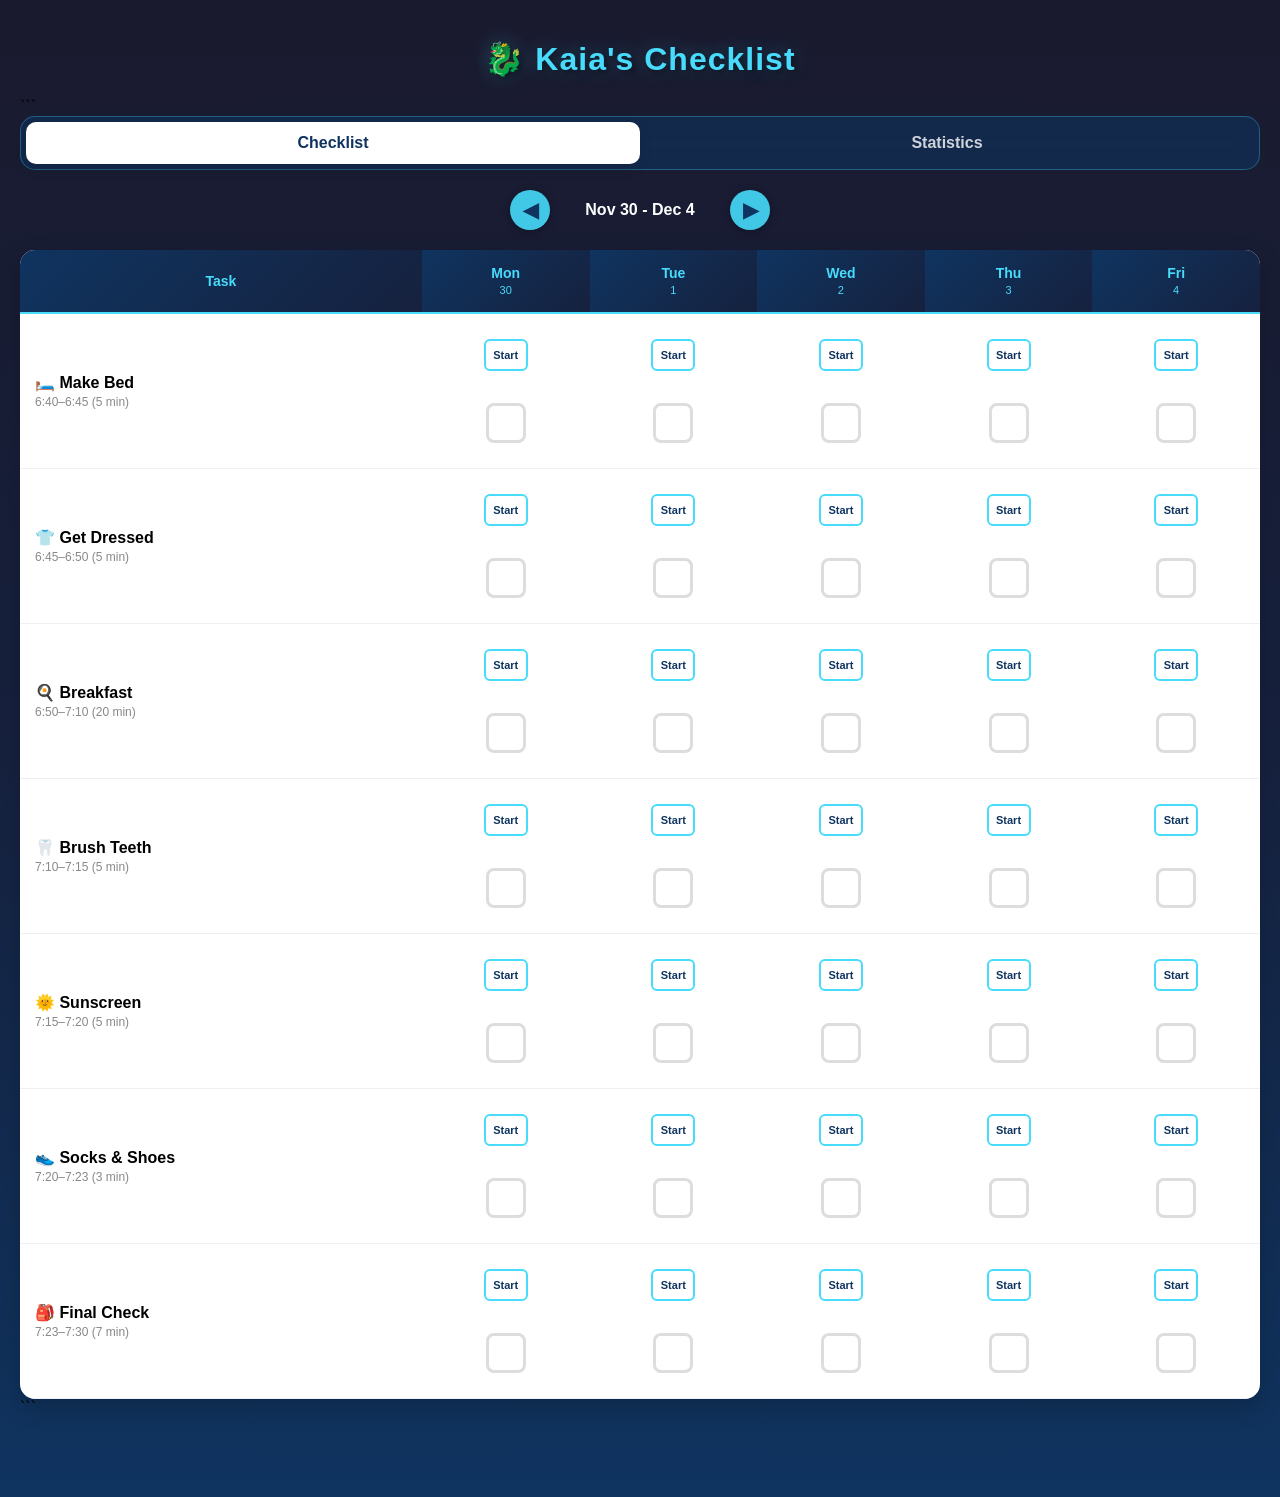
<file: index.html>
<!DOCTYPE html>

<html lang="en" style="background: #0f3460;">
<head>
<meta charset="UTF-8">
<meta name="viewport" content="width=device-width, initial-scale=1.0, maximum-scale=1.0, user-scalable=no">
<meta name="apple-mobile-web-app-capable" content="yes">
<meta name="apple-mobile-web-app-status-bar-style" content="black-translucent">
<title>Kaia's Dragon Race</title>
<style>
    * {
        box-sizing: border-box;
        -webkit-tap-highlight-color: transparent;
    }

```
html {
    background: #0f3460 !important;
}

body {
    font-family: -apple-system, BlinkMacSystemFont, "Segoe UI", Arial, sans-serif;
    padding: 0;
    margin: 0;
    background: #0f3460 !important;
    background: linear-gradient(180deg, #1a1a2e 0%, #16213e 50%, #0f3460 100%) !important;
    min-height: 100vh;
    background-attachment: fixed;
}

.container {
    max-width: 100%;
    margin: 0;
    padding: 20px;
    padding-bottom: 80px;
}

h1 {
    text-align: center;
    font-size: 32px;
    color: #48dbfb;
    margin: 20px 0;
    text-shadow: 3px 3px 6px rgba(0,0,0,0.5), 0 0 20px rgba(72, 219, 251, 0.3);
    font-weight: 800;
    letter-spacing: 1px;
}

.nav-tabs {
    display: flex;
    background: rgba(15, 52, 96, 0.6);
    border-radius: 15px;
    padding: 5px;
    margin-bottom: 20px;
    backdrop-filter: blur(10px);
    border: 1px solid rgba(72, 219, 251, 0.3);
}

.nav-tab {
    flex: 1;
    padding: 12px;
    text-align: center;
    border-radius: 10px;
    color: rgba(255, 255, 255, 0.8);
    font-weight: 600;
    cursor: pointer;
    transition: all 0.3s;
    border: none;
    background: transparent;
    font-size: 16px;
}

.nav-tab.active {
    background: white;
    color: #0f3460;
    box-shadow: 0 4px 12px rgba(0,0,0,0.15);
}

.tab-content {
    display: none;
}

.tab-content.active {
    display: block;
}

.week-selector {
    display: flex;
    justify-content: center;
    align-items: center;
    margin-bottom: 20px;
    gap: 15px;
}

.week-selector button {
    background: rgba(72, 219, 251, 0.9);
    border: none;
    border-radius: 50%;
    width: 40px;
    height: 40px;
    font-size: 20px;
    cursor: pointer;
    box-shadow: 0 2px 8px rgba(0,0,0,0.3);
    display: flex;
    align-items: center;
    justify-content: center;
    color: #0f3460;
    font-weight: bold;
}

.week-selector span {
    color: white;
    font-weight: 600;
    font-size: 16px;
    min-width: 150px;
    text-align: center;
}

table {
    width: 100%;
    border-collapse: collapse;
    background: white;
    border-radius: 15px;
    overflow: hidden;
    box-shadow: 0 8px 24px rgba(0,0,0,0.2);
}

td, th {
    padding: 15px 8px;
    border-bottom: 1px solid #f0f0f0;
    text-align: center;
}

th {
    background: linear-gradient(135deg, #0f3460 0%, #16213e 100%);
    color: #48dbfb;
    font-weight: 600;
    font-size: 14px;
    border-bottom: 2px solid #48dbfb;
}

.task {
    text-align: left;
    font-weight: 600;
    font-size: 16px;
    padding-left: 15px;
}

.task small {
    display: block;
    color: #888;
    font-weight: 400;
    margin-top: 3px;
    font-size: 12px;
}

.task-cell {
    display: flex;
    flex-direction: column;
    align-items: center;
    gap: 8px;
    padding: 10px 4px;
}

.timer-btn {
    width: 44px;
    height: 32px;
    border: 2px solid #48dbfb;
    border-radius: 6px;
    background: white;
    color: #0f3460;
    font-size: 11px;
    font-weight: 600;
    cursor: pointer;
    transition: all 0.2s;
    display: flex;
    align-items: center;
    justify-content: center;
}

.timer-btn:active {
    transform: scale(0.95);
}

.timer-btn.running {
    background: #48dbfb;
    color: white;
    border-color: #48dbfb;
    box-shadow: 0 0 15px rgba(72, 219, 251, 0.5);
}

.timer-btn.finished {
    background: #4CAF50;
    color: white;
    border-color: #4CAF50;
    animation: pulse 1s infinite;
}

@keyframes pulse {
    0%, 100% { opacity: 1; }
    50% { opacity: 0.6; }
}

.timer-display {
    font-size: 11px;
    font-weight: 600;
    color: #48dbfb;
    min-height: 16px;
}

.box {
    width: 40px;
    height: 40px;
    border: 3px solid #ddd;
    border-radius: 8px;
    cursor: pointer;
    font-size: 28px;
    user-select: none;
    display: inline-flex;
    align-items: center;
    justify-content: center;
    transition: all 0.2s;
    background: white;
}

.box:active {
    transform: scale(0.95);
}

.checked {
    background: #4CAF50;
    border-color: #4CAF50;
    color: white;
}

.stats-container {
    background: white;
    border-radius: 15px;
    padding: 20px;
    box-shadow: 0 8px 24px rgba(0,0,0,0.2);
}

.stat-card {
    background: linear-gradient(135deg, #0f3460 0%, #16213e 100%);
    border-radius: 12px;
    padding: 20px;
    margin-bottom: 15px;
    color: white;
    border: 2px solid rgba(72, 219, 251, 0.3);
    box-shadow: 0 4px 15px rgba(0,0,0,0.4);
}

.stat-card h3 {
    margin: 0 0 10px 0;
    font-size: 18px;
    opacity: 0.9;
}

.stat-number {
    font-size: 36px;
    font-weight: bold;
    margin: 10px 0;
}

.stat-detail {
    font-size: 14px;
    opacity: 0.9;
}

.progress-bar {
    background: rgba(255,255,255,0.3);
    height: 8px;
    border-radius: 4px;
    margin-top: 10px;
    overflow: hidden;
}

.progress-fill {
    background: white;
    height: 100%;
    border-radius: 4px;
    transition: width 0.3s;
}

.task-breakdown {
    margin-top: 20px;
}

.task-stat {
    display: flex;
    justify-content: space-between;
    align-items: center;
    padding: 12px;
    background: #f8f9fa;
    margin-bottom: 8px;
    border-radius: 8px;
}

.task-stat-name {
    font-weight: 600;
    font-size: 14px;
}

.task-stat-count {
    font-weight: bold;
    color: #48dbfb;
    font-size: 16px;
}

.task-record-item {
    background: white;
    border: 2px solid #f0f0f0;
    border-radius: 12px;
    padding: 15px;
    margin-bottom: 12px;
}

.task-record-header {
    display: flex;
    justify-content: space-between;
    align-items: center;
    margin-bottom: 10px;
}

.task-record-name {
    font-weight: 600;
    font-size: 16px;
    color: #333;
}

.task-record-stats {
    display: grid;
    grid-template-columns: 1fr 1fr 1fr;
    gap: 10px;
    margin-top: 10px;
}

.record-stat {
    text-align: center;
    padding: 8px;
    background: #f8f9fa;
    border-radius: 8px;
}

.record-stat-label {
    font-size: 11px;
    color: #666;
    text-transform: uppercase;
    font-weight: 600;
    margin-bottom: 4px;
}

.record-stat-value {
    font-size: 18px;
    font-weight: bold;
    color: #48dbfb;
}

.record-stat-value.best {
    color: #2ed573;
}

.record-badge {
    display: inline-block;
    padding: 4px 10px;
    border-radius: 12px;
    font-size: 11px;
    font-weight: 600;
    margin-left: 8px;
}

.record-badge.new-record {
    background: #f5576c;
    color: white;
    animation: badgePulse 2s infinite;
}

.record-badge.faster {
    background: #4CAF50;
    color: white;
}

.record-badge.slower {
    background: #ff9800;
    color: white;
}

@keyframes badgePulse {
    0%, 100% { transform: scale(1); }
    50% { transform: scale(1.1); }
}

.last-time-display {
    font-size: 12px;
    color: #666;
    margin-top: 5px;
}

.timer-overlay {
    position: fixed;
    top: 0;
    left: 0;
    width: 100%;
    height: 100%;
    background: linear-gradient(135deg, #0f3460 0%, #1a1a2e 100%);
    display: none;
    align-items: center;
    justify-content: center;
    z-index: 1000;
    flex-direction: column;
    padding: 20px;
}

.timer-overlay.active {
    display: flex;
}

.timer-overlay.minimized {
    width: 120px;
    height: 120px;
    top: 20px;
    right: 20px;
    left: auto;
    border-radius: 20px;
    box-shadow: 0 8px 24px rgba(0,0,0,0.3);
    padding: 10px;
}

.timer-overlay.minimized .timer-task-name {
    font-size: 12px;
    margin-bottom: 5px;
}

.timer-overlay.minimized .timer-big-display {
    font-size: 28px;
}

.timer-overlay.minimized .timer-controls {
    flex-direction: column;
    gap: 5px;
}

.timer-overlay.minimized .timer-control-btn {
    padding: 8px 12px;
    font-size: 12px;
}

.timer-task-name {
    color: white;
    font-size: 24px;
    font-weight: 600;
    margin-bottom: 20px;
    text-align: center;
    text-shadow: 2px 2px 4px rgba(0,0,0,0.2);
}

.timer-big-display {
    color: #48dbfb;
    font-size: 96px;
    font-weight: bold;
    font-family: 'SF Mono', 'Monaco', 'Courier New', monospace;
    margin: 40px 0;
    text-shadow: 4px 4px 8px rgba(0,0,0,0.5), 0 0 30px rgba(72, 219, 251, 0.6), 0 0 60px rgba(72, 219, 251, 0.3);
    letter-spacing: 8px;
}

.timer-controls {
    display: flex;
    gap: 15px;
    margin-top: 20px;
}

.timer-control-btn {
    padding: 16px 32px;
    font-size: 18px;
    font-weight: 600;
    border: none;
    border-radius: 12px;
    cursor: pointer;
    transition: all 0.2s;
    box-shadow: 0 4px 12px rgba(0,0,0,0.2);
}

.timer-control-btn:active {
    transform: scale(0.95);
}

.timer-control-btn.stop {
    background: #ff4757;
    color: white;
}

.timer-control-btn.minimize {
    background: white;
    color: #0f3460;
}

.timer-control-btn.maximize {
    background: white;
    color: #0f3460;
}

@media (max-width: 600px) {
    th {
        font-size: 12px;
        padding: 12px 4px;
    }
    
    .task {
        font-size: 14px;
        padding-left: 10px;
    }
    
    .task small {
        font-size: 11px;
    }
    
    .box {
        width: 36px;
        height: 36px;
        font-size: 24px;
    }
    
    .timer-btn {
        width: 40px;
        height: 28px;
        font-size: 10px;
    }
    
    .timer-big-display {
        font-size: 72px;
        letter-spacing: 4px;
    }
    
    .timer-task-name {
        font-size: 20px;
    }
    
    .timer-control-btn {
        padding: 14px 24px;
        font-size: 16px;
    }
}
```

</style>
</head>
<body>

<div class="container">
    <h1>🐉 Kaia's Checklist</h1>

```
<div class="nav-tabs">
    <button class="nav-tab active" onclick="switchTab('checklist')">Checklist</button>
    <button class="nav-tab" onclick="switchTab('stats')">Statistics</button>
</div>

<div id="checklist-tab" class="tab-content active">
    <div class="week-selector">
        <button onclick="changeWeek(-1)">◀</button>
        <span id="week-display"></span>
        <button onclick="changeWeek(1)">▶</button>
    </div>
    
    <table>
        <thead>
            <tr>
                <th>Task</th>
                <th>Mon</th>
                <th>Tue</th>
                <th>Wed</th>
                <th>Thu</th>
                <th>Fri</th>
            </tr>
        </thead>
        <tbody id="checklist-body">
            <tr data-task="make-bed" data-duration="300">
                <td class="task">🛏️ Make Bed<br><small>6:40–6:45 (5 min)</small></td>
                <td><div class="task-cell"><button class="timer-btn" data-day="0">Start</button><div class="timer-display"></div><div class="box" data-day="0"></div></div></td>
                <td><div class="task-cell"><button class="timer-btn" data-day="1">Start</button><div class="timer-display"></div><div class="box" data-day="1"></div></div></td>
                <td><div class="task-cell"><button class="timer-btn" data-day="2">Start</button><div class="timer-display"></div><div class="box" data-day="2"></div></div></td>
                <td><div class="task-cell"><button class="timer-btn" data-day="3">Start</button><div class="timer-display"></div><div class="box" data-day="3"></div></div></td>
                <td><div class="task-cell"><button class="timer-btn" data-day="4">Start</button><div class="timer-display"></div><div class="box" data-day="4"></div></div></td>
            </tr>
            <tr data-task="get-dressed" data-duration="300">
                <td class="task">👕 Get Dressed<br><small>6:45–6:50 (5 min)</small></td>
                <td><div class="task-cell"><button class="timer-btn" data-day="0">Start</button><div class="timer-display"></div><div class="box" data-day="0"></div></div></td>
                <td><div class="task-cell"><button class="timer-btn" data-day="1">Start</button><div class="timer-display"></div><div class="box" data-day="1"></div></div></td>
                <td><div class="task-cell"><button class="timer-btn" data-day="2">Start</button><div class="timer-display"></div><div class="box" data-day="2"></div></div></td>
                <td><div class="task-cell"><button class="timer-btn" data-day="3">Start</button><div class="timer-display"></div><div class="box" data-day="3"></div></div></td>
                <td><div class="task-cell"><button class="timer-btn" data-day="4">Start</button><div class="timer-display"></div><div class="box" data-day="4"></div></div></td>
            </tr>
            <tr data-task="breakfast" data-duration="1200">
                <td class="task">🍳 Breakfast<br><small>6:50–7:10 (20 min)</small></td>
                <td><div class="task-cell"><button class="timer-btn" data-day="0">Start</button><div class="timer-display"></div><div class="box" data-day="0"></div></div></td>
                <td><div class="task-cell"><button class="timer-btn" data-day="1">Start</button><div class="timer-display"></div><div class="box" data-day="1"></div></div></td>
                <td><div class="task-cell"><button class="timer-btn" data-day="2">Start</button><div class="timer-display"></div><div class="box" data-day="2"></div></div></td>
                <td><div class="task-cell"><button class="timer-btn" data-day="3">Start</button><div class="timer-display"></div><div class="box" data-day="3"></div></div></td>
                <td><div class="task-cell"><button class="timer-btn" data-day="4">Start</button><div class="timer-display"></div><div class="box" data-day="4"></div></div></td>
            </tr>
            <tr data-task="brush-teeth" data-duration="300">
                <td class="task">🦷 Brush Teeth<br><small>7:10–7:15 (5 min)</small></td>
                <td><div class="task-cell"><button class="timer-btn" data-day="0">Start</button><div class="timer-display"></div><div class="box" data-day="0"></div></div></td>
                <td><div class="task-cell"><button class="timer-btn" data-day="1">Start</button><div class="timer-display"></div><div class="box" data-day="1"></div></div></td>
                <td><div class="task-cell"><button class="timer-btn" data-day="2">Start</button><div class="timer-display"></div><div class="box" data-day="2"></div></div></td>
                <td><div class="task-cell"><button class="timer-btn" data-day="3">Start</button><div class="timer-display"></div><div class="box" data-day="3"></div></div></td>
                <td><div class="task-cell"><button class="timer-btn" data-day="4">Start</button><div class="timer-display"></div><div class="box" data-day="4"></div></div></td>
            </tr>
            <tr data-task="sunscreen" data-duration="300">
                <td class="task">🌞 Sunscreen<br><small>7:15–7:20 (5 min)</small></td>
                <td><div class="task-cell"><button class="timer-btn" data-day="0">Start</button><div class="timer-display"></div><div class="box" data-day="0"></div></div></td>
                <td><div class="task-cell"><button class="timer-btn" data-day="1">Start</button><div class="timer-display"></div><div class="box" data-day="1"></div></div></td>
                <td><div class="task-cell"><button class="timer-btn" data-day="2">Start</button><div class="timer-display"></div><div class="box" data-day="2"></div></div></td>
                <td><div class="task-cell"><button class="timer-btn" data-day="3">Start</button><div class="timer-display"></div><div class="box" data-day="3"></div></div></td>
                <td><div class="task-cell"><button class="timer-btn" data-day="4">Start</button><div class="timer-display"></div><div class="box" data-day="4"></div></div></td>
            </tr>
            <tr data-task="socks-shoes" data-duration="180">
                <td class="task">👟 Socks & Shoes<br><small>7:20–7:23 (3 min)</small></td>
                <td><div class="task-cell"><button class="timer-btn" data-day="0">Start</button><div class="timer-display"></div><div class="box" data-day="0"></div></div></td>
                <td><div class="task-cell"><button class="timer-btn" data-day="1">Start</button><div class="timer-display"></div><div class="box" data-day="1"></div></div></td>
                <td><div class="task-cell"><button class="timer-btn" data-day="2">Start</button><div class="timer-display"></div><div class="box" data-day="2"></div></div></td>
                <td><div class="task-cell"><button class="timer-btn" data-day="3">Start</button><div class="timer-display"></div><div class="box" data-day="3"></div></div></td>
                <td><div class="task-cell"><button class="timer-btn" data-day="4">Start</button><div class="timer-display"></div><div class="box" data-day="4"></div></div></td>
            </tr>
            <tr data-task="final-check" data-duration="420">
                <td class="task">🎒 Final Check<br><small>7:23–7:30 (7 min)</small></td>
                <td><div class="task-cell"><button class="timer-btn" data-day="0">Start</button><div class="timer-display"></div><div class="box" data-day="0"></div></div></td>
                <td><div class="task-cell"><button class="timer-btn" data-day="1">Start</button><div class="timer-display"></div><div class="box" data-day="1"></div></div></td>
                <td><div class="task-cell"><button class="timer-btn" data-day="2">Start</button><div class="timer-display"></div><div class="box" data-day="2"></div></div></td>
                <td><div class="task-cell"><button class="timer-btn" data-day="3">Start</button><div class="timer-display"></div><div class="box" data-day="3"></div></div></td>
                <td><div class="task-cell"><button class="timer-btn" data-day="4">Start</button><div class="timer-display"></div><div class="box" data-day="4"></div></div></td>
            </tr>
        </tbody>
    </table>
</div>

<div id="stats-tab" class="tab-content">
    <div class="stats-container">
        <div class="stat-card">
            <h3>Today's Progress</h3>
            <div class="stat-number" id="today-count">0/7</div>
            <div class="progress-bar">
                <div class="progress-fill" id="today-progress" style="width: 0%"></div>
            </div>
        </div>
        
        <div class="stat-card">
            <h3>This Week</h3>
            <div class="stat-number" id="week-count">0/35</div>
            <div class="stat-detail" id="week-detail">0% complete</div>
            <div class="progress-bar">
                <div class="progress-fill" id="week-progress" style="width: 0%"></div>
            </div>
        </div>
        
        <div class="stat-card">
            <h3>This Month</h3>
            <div class="stat-number" id="month-count">0</div>
            <div class="stat-detail" id="month-detail">Total tasks completed</div>
        </div>
        
        <div class="task-breakdown">
            <h3 style="margin-bottom: 15px; color: #333;">Task Breakdown (This Month)</h3>
            <div id="task-breakdown-list"></div>
        </div>
        
        <div class="stat-card" style="background: linear-gradient(135deg, #2ed573 0%, #1e824c 100%); margin-top: 20px;">
            <div style="display: flex; justify-content: space-between; align-items: center;">
                <h3>🏆 Personal Records</h3>
                <button onclick="resetRecords()" style="background: rgba(255,255,255,0.3); border: 2px solid white; color: white; padding: 8px 16px; border-radius: 8px; font-size: 12px; font-weight: 600; cursor: pointer;">Reset All</button>
            </div>
            <div id="records-summary" style="font-size: 14px; margin-top: 10px;">
                <div style="margin: 5px 0;">Best times saved!</div>
            </div>
        </div>
        
        <div class="task-records" style="margin-top: 20px;">
            <h3 style="margin-bottom: 15px; color: #333;">⏱️ Time Records by Task</h3>
            <div id="task-records-list"></div>
        </div>
    </div>
</div>
```

</div>

<div id="timer-overlay" class="timer-overlay">
    <div class="timer-task-name" id="timer-task-name"></div>
    <div class="timer-big-display" id="timer-big-display">0:00</div>
    <div class="timer-controls">
        <button class="timer-control-btn stop" onclick="stopOverlayTimer()">Stop</button>
        <button class="timer-control-btn minimize" id="minimize-btn" onclick="toggleMinimize()">Minimize</button>
    </div>
</div>

<script>
// Task names for statistics
const taskNames = {
    'make-bed': '🛏️ Make Bed',
    'get-dressed': '👕 Get Dressed',
    'breakfast': '🍳 Breakfast',
    'brush-teeth': '🦷 Brush Teeth',
    'sunscreen': '🌞 Sunscreen',
    'socks-shoes': '👟 Socks & Shoes',
    'final-check': '🎒 Final Check'
};

let currentWeekOffset = 0;
let activeTimers = {};
let currentOverlayTimer = null;
let timerStartTime = null;

// Simple alarm function using Web Audio API
function playAlarm() {
    try {
        const audioContext = new (window.AudioContext || window.webkitAudioContext)();
        const oscillator = audioContext.createOscillator();
        const gainNode = audioContext.createGain();
        
        oscillator.connect(gainNode);
        gainNode.connect(audioContext.destination);
        
        oscillator.frequency.value = 800;
        oscillator.type = 'sine';
        
        gainNode.gain.setValueAtTime(0.3, audioContext.currentTime);
        gainNode.gain.exponentialRampToValueAtTime(0.01, audioContext.currentTime + 0.5);
        
        oscillator.start(audioContext.currentTime);
        oscillator.stop(audioContext.currentTime + 0.5);
        
        // Play three beeps
        setTimeout(() => {
            const osc2 = audioContext.createOscillator();
            const gain2 = audioContext.createGain();
            osc2.connect(gain2);
            gain2.connect(audioContext.destination);
            osc2.frequency.value = 800;
            osc2.type = 'sine';
            gain2.gain.setValueAtTime(0.3, audioContext.currentTime);
            gain2.gain.exponentialRampToValueAtTime(0.01, audioContext.currentTime + 0.5);
            osc2.start(audioContext.currentTime);
            osc2.stop(audioContext.currentTime + 0.5);
        }, 200);
        
        setTimeout(() => {
            const osc3 = audioContext.createOscillator();
            const gain3 = audioContext.createGain();
            osc3.connect(gain3);
            gain3.connect(audioContext.destination);
            osc3.frequency.value = 800;
            osc3.type = 'sine';
            gain3.gain.setValueAtTime(0.3, audioContext.currentTime);
            gain3.gain.exponentialRampToValueAtTime(0.01, audioContext.currentTime + 0.5);
            osc3.start(audioContext.currentTime);
            osc3.stop(audioContext.currentTime + 0.5);
        }, 400);
    } catch (e) {
        // Audio play failed silently
    }
}

// Save time record
function saveTimeRecord(taskId, timeInSeconds) {
    const records = JSON.parse(localStorage.getItem('timeRecords') || '{}');
    
    if (!records[taskId]) {
        records[taskId] = {
            times: [],
            best: null,
            average: null,
            total: 0,
            count: 0
        };
    }
    
    // Add new time
    records[taskId].times.push({
        time: timeInSeconds,
        date: new Date().toISOString()
    });
    
    // Keep only last 30 records per task
    if (records[taskId].times.length > 30) {
        records[taskId].times = records[taskId].times.slice(-30);
    }
    
    // Calculate stats
    const times = records[taskId].times.map(t => t.time);
    records[taskId].best = Math.min(...times);
    records[taskId].average = Math.round(times.reduce((a, b) => a + b, 0) / times.length);
    records[taskId].count = times.length;
    records[taskId].lastTime = timeInSeconds;
    
    localStorage.setItem('timeRecords', JSON.stringify(records));
    
    return {
        isNewRecord: timeInSeconds === records[taskId].best,
        wasFaster: records[taskId].count > 1 && timeInSeconds < records[taskId].average,
        best: records[taskId].best,
        average: records[taskId].average,
        lastTime: records[taskId].lastTime
    };
}

// Get time records
function getTimeRecords() {
    return JSON.parse(localStorage.getItem('timeRecords') || '{}');
}

// Reset all records
function resetRecords() {
    if (confirm('Are you sure you want to reset ALL time records? This cannot be undone!')) {
        localStorage.removeItem('timeRecords');
        updateStatistics();
        alert('All records have been reset! 🐉');
    }
}

// Get Monday of current week offset
function getMondayOfWeek(offset) {
    const today = new Date();
    const dayOfWeek = today.getDay();
    const diff = dayOfWeek === 0 ? -6 : 1 - dayOfWeek;
    const monday = new Date(today);
    monday.setDate(today.getDate() + diff + (offset * 7));
    monday.setHours(0, 0, 0, 0);
    return monday;
}

// Format date as YYYY-MM-DD
function formatDate(date) {
    return date.toISOString().split('T')[0];
}

// Get date key for storage
function getDateKey(date, taskId) {
    return `${formatDate(date)}_${taskId}`;
}

// Format time for display
function formatTime(seconds) {
    const mins = Math.floor(seconds / 60);
    const secs = seconds % 60;
    return `${mins}:${secs.toString().padStart(2, '0')}`;
}

// Timer overlay functions
function toggleMinimize() {
    const overlay = document.getElementById('timer-overlay');
    const minimizeBtn = document.getElementById('minimize-btn');
    
    if (overlay.classList.contains('minimized')) {
        overlay.classList.remove('minimized');
        minimizeBtn.textContent = 'Minimize';
    } else {
        overlay.classList.add('minimized');
        minimizeBtn.textContent = 'Maximize';
    }
}

function stopOverlayTimer() {
    if (currentOverlayTimer) {
        // Calculate time elapsed before stopping
        if (timerStartTime) {
            const actualTime = Math.round((Date.now() - timerStartTime) / 1000);
            const taskId = currentOverlayTimer.taskId;
            
            // Save the time record
            const performance = saveTimeRecord(taskId, actualTime);
            
            // Show a quick notification of the saved time
            const overlay = document.getElementById('timer-overlay');
            const bigDisplay = document.getElementById('timer-big-display');
            const taskNameDisplay = document.getElementById('timer-task-name');
            
            bigDisplay.textContent = formatTime(actualTime);
            taskNameDisplay.textContent = `✓ ${taskNames[taskId]} - Time saved: ${formatTime(actualTime)}`;
            
            // Brief pause to show the saved time
            setTimeout(() => {
                overlay.classList.remove('active', 'minimized');
            }, 1500);
        }
        
        clearInterval(currentOverlayTimer.interval);
        delete activeTimers[currentOverlayTimer.timerKey];
        timerStartTime = null;
        currentOverlayTimer = null;
    } else {
        // No active timer, just hide overlay
        const overlay = document.getElementById('timer-overlay');
        overlay.classList.remove('active', 'minimized');
    }
    
    // Reset all timer buttons
    document.querySelectorAll('.timer-btn.running').forEach(btn => {
        btn.textContent = 'Start';
        btn.classList.remove('running');
        const display = btn.closest('.task-cell').querySelector('.timer-display');
        display.textContent = '';
    });
    
    // Update statistics to show new record
    updateStatistics();
}

// Timer functions
function startTimer(button, duration, row, dayIndex) {
    const taskId = row.getAttribute('data-task');
    const taskName = taskNames[taskId];
    const monday = getMondayOfWeek(currentWeekOffset);
    const date = new Date(monday);
    date.setDate(monday.getDate() + dayIndex);
    const timerKey = `${formatDate(date)}_${taskId}`;
    
    // Stop if already running
    if (activeTimers[timerKey]) {
        stopOverlayTimer();
        return;
    }
    
    const taskCell = button.closest('.task-cell');
    const display = taskCell.querySelector('.timer-display');
    
    // Record start time
    timerStartTime = Date.now();
    
    let timeLeft = duration;
    let elapsed = 0;
    button.textContent = 'Stop';
    button.classList.add('running');
    
    // Show overlay
    const overlay = document.getElementById('timer-overlay');
    const bigDisplay = document.getElementById('timer-big-display');
    const taskNameDisplay = document.getElementById('timer-task-name');
    const minimizeBtn = document.getElementById('minimize-btn');
    
    overlay.classList.add('active');
    overlay.classList.remove('minimized');
    minimizeBtn.textContent = 'Minimize';
    
    // Get records for display
    const records = getTimeRecords();
    const taskRecords = records[taskId];
    let recordInfo = '';
    if (taskRecords && taskRecords.best) {
        recordInfo = ` | 🏆 Best: ${formatTime(taskRecords.best)}`;
    }
    
    taskNameDisplay.textContent = taskName + recordInfo;
    bigDisplay.textContent = formatTime(timeLeft);
    display.textContent = formatTime(timeLeft);
    
    const intervalId = setInterval(() => {
        timeLeft--;
        elapsed++;
        bigDisplay.textContent = formatTime(timeLeft);
        display.textContent = formatTime(timeLeft);
        
        if (timeLeft <= 0) {
            clearInterval(intervalId);
            delete activeTimers[timerKey];
            currentOverlayTimer = null;
            
            // Calculate actual time taken
            const actualTime = Math.round((Date.now() - timerStartTime) / 1000);
            
            // Save time record and get performance
            const performance = saveTimeRecord(taskId, actualTime);
            
            // Show completion with performance badge
            bigDisplay.textContent = formatTime(actualTime);
            
            let badgeText = '';
            let badgeClass = '';
            if (performance.isNewRecord) {
                badgeText = '🏆 NEW RECORD!';
                badgeClass = 'new-record';
            } else if (performance.wasFaster) {
                const saved = performance.average - actualTime;
                badgeText = `⚡ ${saved}s faster than average!`;
                badgeClass = 'faster';
            } else if (performance.average && actualTime > performance.average) {
                const slower = actualTime - performance.average;
                badgeText = `🐌 ${slower}s slower than average`;
                badgeClass = 'slower';
            }
            
            taskNameDisplay.innerHTML = `✓ ${taskName} Complete! ${badgeText ? `<span class="record-badge ${badgeClass}">${badgeText}</span>` : ''}`;
            display.textContent = '✓ ' + formatTime(actualTime);
            
            button.textContent = 'Done!';
            button.classList.remove('running');
            button.classList.add('finished');
            
            // Play alarm
            playAlarm();
            
            // Vibrate if supported
            if (navigator.vibrate) {
                navigator.vibrate([200, 100, 200, 100, 200]);
            }
            
            // Auto-hide overlay after 5 seconds to show results
            setTimeout(() => {
                overlay.classList.remove('active', 'minimized');
                button.textContent = 'Start';
                button.classList.remove('finished');
                display.textContent = '';
                updateStatistics();
            }, 5000);
        }
    }, 1000);
    
    activeTimers[timerKey] = intervalId;
    currentOverlayTimer = {
        interval: intervalId,
        timerKey: timerKey,
        taskId: taskId
    };
}

function stopTimer(timerKey) {
    if (activeTimers[timerKey]) {
        clearInterval(activeTimers[timerKey]);
        delete activeTimers[timerKey];
        
        // Find and reset the button
        document.querySelectorAll('.timer-btn.running').forEach(btn => {
            const row = btn.closest('tr[data-task]');
            const taskId = row.getAttribute('data-task');
            const dayIndex = parseInt(btn.getAttribute('data-day'));
            const monday = getMondayOfWeek(currentWeekOffset);
            const date = new Date(monday);
            date.setDate(monday.getDate() + dayIndex);
            const key = `${formatDate(date)}_${taskId}`;
            
            if (key === timerKey) {
                btn.textContent = 'Start';
                btn.classList.remove('running');
                const display = btn.closest('.task-cell').querySelector('.timer-display');
                display.textContent = '';
            }
        });
    }
}

// Load saved state
function loadState() {
    const monday = getMondayOfWeek(currentWeekOffset);
    
    document.querySelectorAll('tr[data-task]').forEach(row => {
        const taskId = row.getAttribute('data-task');
        const boxes = row.querySelectorAll('.box');
        
        boxes.forEach((box, dayIndex) => {
            const date = new Date(monday);
            date.setDate(monday.getDate() + dayIndex);
            const key = getDateKey(date, taskId);
            const isChecked = localStorage.getItem(key) === 'true';
            
            if (isChecked) {
                box.classList.add('checked');
                box.innerHTML = "✓";
            } else {
                box.classList.remove('checked');
                box.innerHTML = "";
            }
        });
    });
    
    updateWeekDisplay();
    updateStatistics();
}

// Save state
function saveState(date, taskId, isChecked) {
    const key = getDateKey(date, taskId);
    localStorage.setItem(key, isChecked.toString());
    updateStatistics();
}

// Update week display
function updateWeekDisplay() {
    const monday = getMondayOfWeek(currentWeekOffset);
    const friday = new Date(monday);
    friday.setDate(monday.getDate() + 4);
    
    const options = { month: 'short', day: 'numeric' };
    const mondayStr = monday.toLocaleDateString('en-US', options);
    const fridayStr = friday.toLocaleDateString('en-US', options);
    
    document.getElementById('week-display').textContent = `${mondayStr} - ${fridayStr}`;
    
    // Update table headers with dates
    const today = new Date();
    today.setHours(0, 0, 0, 0);
    
    const headerRow = document.querySelector('thead tr');
    const headers = headerRow.querySelectorAll('th');
    
    // Skip first header (Task column)
    for (let i = 1; i < headers.length; i++) {
        const dayDate = new Date(monday);
        dayDate.setDate(monday.getDate() + (i - 1));
        
        const dayName = ['Mon', 'Tue', 'Wed', 'Thu', 'Fri'][i - 1];
        const dateStr = dayDate.getDate();
        
        // Check if this is today
        const isToday = dayDate.getTime() === today.getTime();
        
        headers[i].innerHTML = `${dayName}<br><small style="font-size: 11px; font-weight: 400;">${dateStr}</small>`;
        
        // Highlight today's column
        if (isToday) {
            headers[i].style.background = 'linear-gradient(135deg, #48dbfb 0%, #2ed573 100%)';
            headers[i].style.color = 'white';
        } else {
            headers[i].style.background = 'linear-gradient(135deg, #0f3460 0%, #16213e 100%)';
            headers[i].style.color = '#48dbfb';
        }
    }
}

// Change week
function changeWeek(offset) {
    currentWeekOffset += offset;
    loadState();
}

// Switch tabs
function switchTab(tabName) {
    document.querySelectorAll('.nav-tab').forEach(tab => tab.classList.remove('active'));
    document.querySelectorAll('.tab-content').forEach(content => content.classList.remove('active'));
    
    event.target.classList.add('active');
    document.getElementById(`${tabName}-tab`).classList.add('active');
    
    if (tabName === 'stats') {
        updateStatistics();
    }
}

// Update statistics
function updateStatistics() {
    const today = new Date();
    today.setHours(0, 0, 0, 0);
    const todayStr = formatDate(today);
    
    const weekStart = getMondayOfWeek(0);
    const monthStart = new Date(today.getFullYear(), today.getMonth(), 1);
    
    let todayChecked = 0;
    let weekChecked = 0;
    let monthChecked = 0;
    const taskCounts = {};
    
    Object.keys(taskNames).forEach(taskId => {
        taskCounts[taskId] = 0;
    });
    
    for (let i = 0; i < localStorage.length; i++) {
        const key = localStorage.key(i);
        if (key && localStorage.getItem(key) === 'true') {
            const [dateStr, taskId] = key.split('_');
            const checkDate = new Date(dateStr);
            
            if (dateStr === todayStr) {
                todayChecked++;
            }
            
            if (checkDate >= weekStart && checkDate <= today) {
                weekChecked++;
            }
            
            if (checkDate >= monthStart && checkDate <= today) {
                monthChecked++;
                if (taskCounts.hasOwnProperty(taskId)) {
                    taskCounts[taskId]++;
                }
            }
        }
    }
    
    const totalTasks = 7;
    const todayPercent = Math.round((todayChecked / totalTasks) * 100);
    document.getElementById('today-count').textContent = `${todayChecked}/${totalTasks}`;
    document.getElementById('today-progress').style.width = `${todayPercent}%`;
    
    const weekDays = Math.min(5, Math.floor((today - weekStart) / (1000 * 60 * 60 * 24)) + 1);
    const weekTotal = weekDays * totalTasks;
    const weekPercent = weekTotal > 0 ? Math.round((weekChecked / weekTotal) * 100) : 0;
    document.getElementById('week-count').textContent = `${weekChecked}/${weekTotal}`;
    document.getElementById('week-detail').textContent = `${weekPercent}% complete`;
    document.getElementById('week-progress').style.width = `${weekPercent}%`;
    
    document.getElementById('month-count').textContent = monthChecked;
    const daysInMonth = Math.floor((today - monthStart) / (1000 * 60 * 60 * 24)) + 1;
    const workDaysInMonth = Math.floor(daysInMonth * 5 / 7);
    document.getElementById('month-detail').textContent = `${workDaysInMonth} work days tracked`;
    
    const breakdownList = document.getElementById('task-breakdown-list');
    breakdownList.innerHTML = '';
    
    Object.keys(taskNames).forEach(taskId => {
        const div = document.createElement('div');
        div.className = 'task-stat';
        div.innerHTML = `
            <span class="task-stat-name">${taskNames[taskId]}</span>
            <span class="task-stat-count">${taskCounts[taskId]}</span>
        `;
        breakdownList.appendChild(div);
    });
    
    // Update time records display
    const records = getTimeRecords();
    const recordsList = document.getElementById('task-records-list');
    recordsList.innerHTML = '';
    
    let totalRecords = 0;
    let totalBestTimes = 0;
    
    Object.keys(taskNames).forEach(taskId => {
        const taskRecord = records[taskId];
        
        if (taskRecord && taskRecord.count > 0) {
            totalRecords += taskRecord.count;
            
            const div = document.createElement('div');
            div.className = 'task-record-item';
            
            const improvement = taskRecord.best && taskRecord.average ? 
                Math.round(((taskRecord.average - taskRecord.best) / taskRecord.average) * 100) : 0;
            
            div.innerHTML = `
                <div class="task-record-header">
                    <span class="task-record-name">${taskNames[taskId]}</span>
                    ${improvement > 0 ? `<span class="record-badge faster">${improvement}% improvement</span>` : ''}
                </div>
                <div class="task-record-stats">
                    <div class="record-stat">
                        <div class="record-stat-label">Best</div>
                        <div class="record-stat-value best">${formatTime(taskRecord.best)}</div>
                    </div>
                    <div class="record-stat">
                        <div class="record-stat-label">Average</div>
                        <div class="record-stat-value">${formatTime(taskRecord.average)}</div>
                    </div>
                    <div class="record-stat">
                        <div class="record-stat-label">Times</div>
                        <div class="record-stat-value">${taskRecord.count}</div>
                    </div>
                </div>
                ${taskRecord.lastTime ? `<div class="last-time-display">Last: ${formatTime(taskRecord.lastTime)}</div>` : ''}
            `;
            recordsList.appendChild(div);
            
            if (taskRecord.best) totalBestTimes++;
        }
    });
    
    // Update records summary
    const recordsSummary = document.getElementById('records-summary');
    if (totalRecords > 0) {
        recordsSummary.innerHTML = `
            <div style="margin: 5px 0;">📊 ${totalRecords} timed completions</div>
            <div style="margin: 5px 0;">🏆 ${totalBestTimes} personal bests set</div>
        `;
    } else {
        recordsSummary.innerHTML = `<div style="margin: 5px 0;">Start using timers to track your records!</div>`;
    }
}

// Initialize
document.addEventListener('DOMContentLoaded', () => {
    // Timer button handlers
    document.querySelectorAll('.timer-btn').forEach(button => {
        button.addEventListener('click', function() {
            const row = this.closest('tr[data-task]');
            const duration = parseInt(row.getAttribute('data-duration'));
            const dayIndex = parseInt(this.getAttribute('data-day'));
            startTimer(this, duration, row, dayIndex);
        });
    });
    
    // Checkbox handlers
    document.querySelectorAll('.box').forEach(box => {
        box.addEventListener('click', function() {
            const row = this.closest('tr[data-task]');
            const taskId = row.getAttribute('data-task');
            const dayIndex = parseInt(this.getAttribute('data-day'));
            
            const monday = getMondayOfWeek(currentWeekOffset);
            const date = new Date(monday);
            date.setDate(monday.getDate() + dayIndex);
            
            this.classList.toggle('checked');
            const isChecked = this.classList.contains('checked');
            this.innerHTML = isChecked ? "✓" : "";
            
            saveState(date, taskId, isChecked);
        });
    });
    
    loadState();
});
</script>

</body>
</html>
</file>
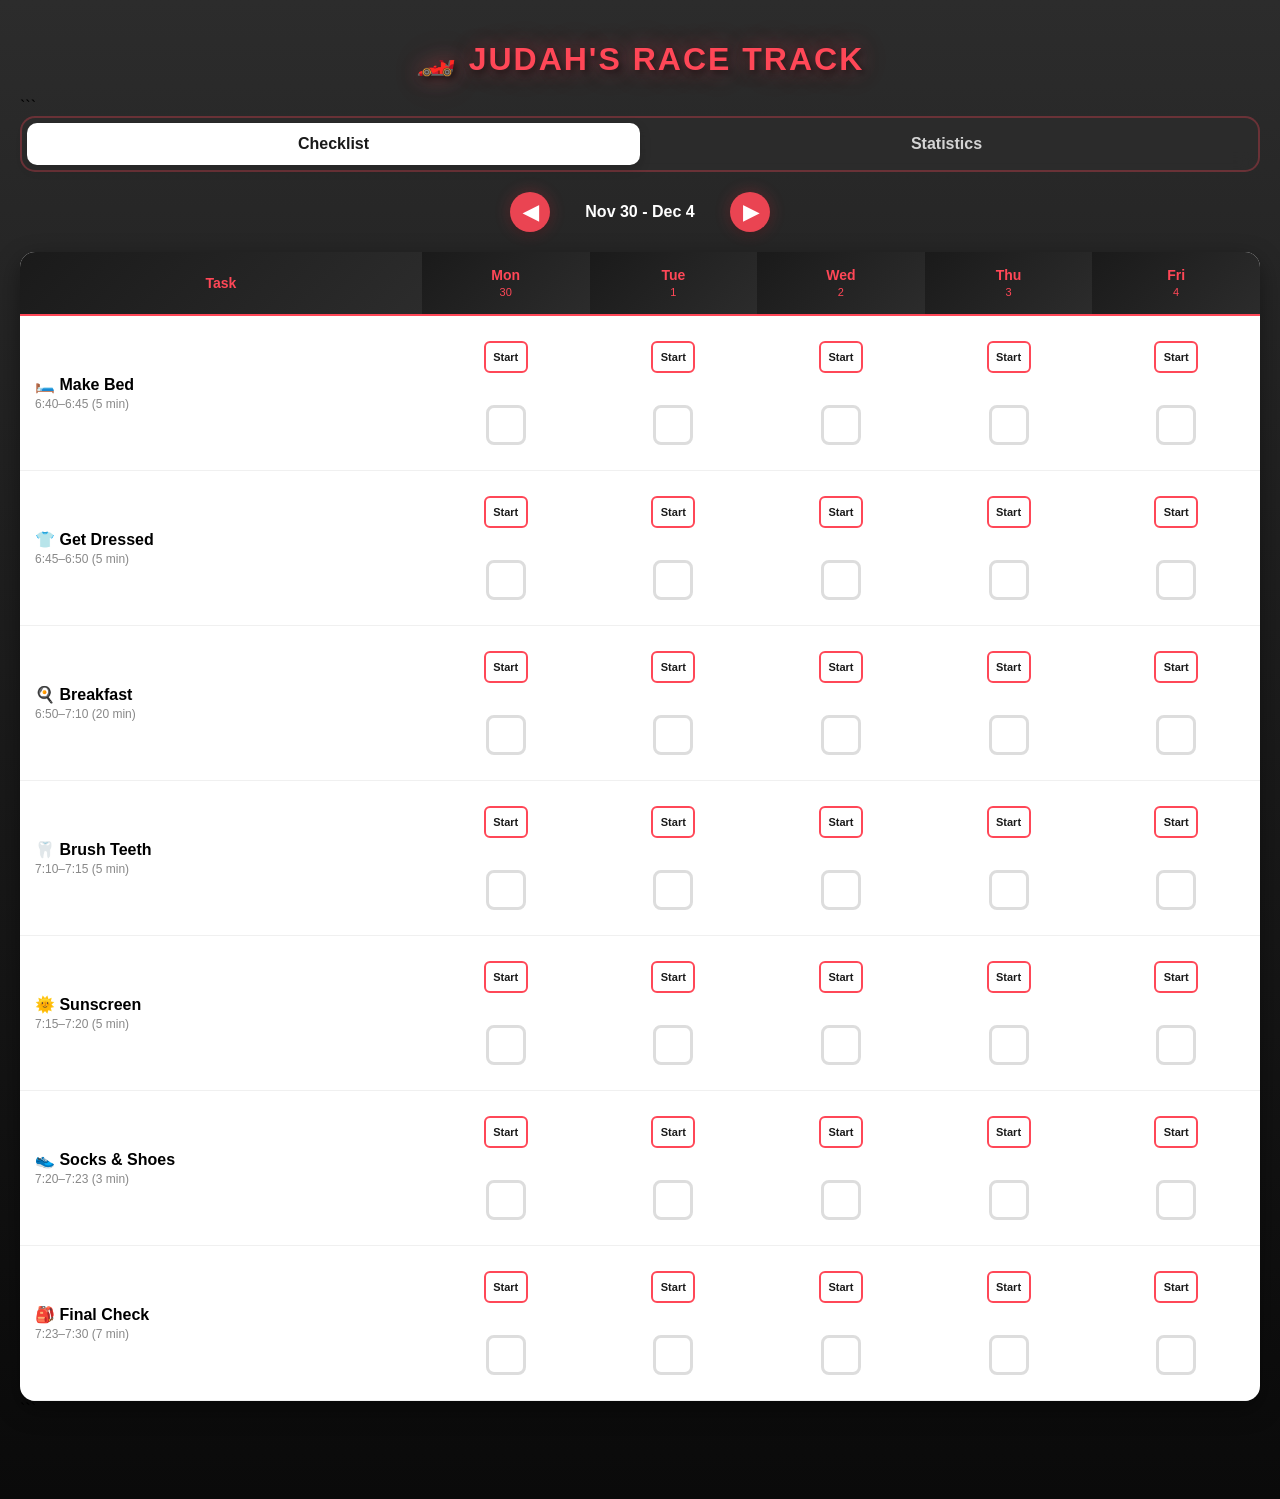
<file: Jude.html>
<!DOCTYPE html>

<html lang="en" style="background: #1a1a1a;">
<head>
<meta charset="UTF-8">
<meta name="viewport" content="width=device-width, initial-scale=1.0, maximum-scale=1.0, user-scalable=no">
<meta name="apple-mobile-web-app-capable" content="yes">
<meta name="apple-mobile-web-app-status-bar-style" content="black-translucent">
<title>Judah's Race Track</title>
<style>
    * {
        box-sizing: border-box;
        -webkit-tap-highlight-color: transparent;
    }

```
html {
    background: #1a1a1a !important;
}

body {
    font-family: -apple-system, BlinkMacSystemFont, "Segoe UI", Arial, sans-serif;
    padding: 0;
    margin: 0;
    background: #1a1a1a !important;
    background: linear-gradient(180deg, #2c2c2c 0%, #1a1a1a 50%, #0a0a0a 100%) !important;
    min-height: 100vh;
    background-attachment: fixed;
}

.container {
    max-width: 100%;
    margin: 0;
    padding: 20px;
    padding-bottom: 80px;
}

h1 {
    text-align: center;
    font-size: 32px;
    color: #ff4757;
    margin: 20px 0;
    text-shadow: 3px 3px 6px rgba(0,0,0,0.5), 0 0 20px rgba(255, 71, 87, 0.4), 0 0 40px rgba(255, 71, 87, 0.2);
    font-weight: 800;
    letter-spacing: 2px;
    text-transform: uppercase;
}

.nav-tabs {
    display: flex;
    background: rgba(44, 44, 44, 0.8);
    border-radius: 15px;
    padding: 5px;
    margin-bottom: 20px;
    backdrop-filter: blur(10px);
    border: 2px solid rgba(255, 71, 87, 0.3);
}

.nav-tab {
    flex: 1;
    padding: 12px;
    text-align: center;
    border-radius: 10px;
    color: rgba(255, 255, 255, 0.8);
    font-weight: 600;
    cursor: pointer;
    transition: all 0.3s;
    border: none;
    background: transparent;
    font-size: 16px;
}

.nav-tab.active {
    background: white;
    color: #1a1a1a;
    box-shadow: 0 4px 12px rgba(0,0,0,0.15);
}

.tab-content {
    display: none;
}

.tab-content.active {
    display: block;
}

.week-selector {
    display: flex;
    justify-content: center;
    align-items: center;
    margin-bottom: 20px;
    gap: 15px;
}

.week-selector button {
    background: rgba(255, 71, 87, 0.9);
    border: none;
    border-radius: 50%;
    width: 40px;
    height: 40px;
    font-size: 20px;
    cursor: pointer;
    box-shadow: 0 2px 8px rgba(0,0,0,0.3), 0 0 15px rgba(255, 71, 87, 0.3);
    display: flex;
    align-items: center;
    justify-content: center;
    color: white;
    font-weight: bold;
}

.week-selector span {
    color: white;
    font-weight: 600;
    font-size: 16px;
    min-width: 150px;
    text-align: center;
}

table {
    width: 100%;
    border-collapse: collapse;
    background: white;
    border-radius: 15px;
    overflow: hidden;
    box-shadow: 0 8px 24px rgba(0,0,0,0.4);
}

td, th {
    padding: 15px 8px;
    border-bottom: 1px solid #f0f0f0;
    text-align: center;
}

th {
    background: linear-gradient(135deg, #1a1a1a 0%, #2c2c2c 100%);
    color: #ff4757;
    font-weight: 600;
    font-size: 14px;
    border-bottom: 2px solid #ff4757;
}

.task {
    text-align: left;
    font-weight: 600;
    font-size: 16px;
    padding-left: 15px;
}

.task small {
    display: block;
    color: #888;
    font-weight: 400;
    margin-top: 3px;
    font-size: 12px;
}

.task-cell {
    display: flex;
    flex-direction: column;
    align-items: center;
    gap: 8px;
    padding: 10px 4px;
}

.timer-btn {
    width: 44px;
    height: 32px;
    border: 2px solid #ff4757;
    border-radius: 6px;
    background: white;
    color: #1a1a1a;
    font-size: 11px;
    font-weight: 600;
    cursor: pointer;
    transition: all 0.2s;
    display: flex;
    align-items: center;
    justify-content: center;
}

.timer-btn:active {
    transform: scale(0.95);
}

.timer-btn.running {
    background: #ff4757;
    color: white;
    border-color: #ff4757;
    box-shadow: 0 0 15px rgba(255, 71, 87, 0.5);
}

.timer-btn.finished {
    background: #ffa502;
    color: white;
    border-color: #ffa502;
    animation: pulse 1s infinite;
}

@keyframes pulse {
    0%, 100% { opacity: 1; }
    50% { opacity: 0.6; }
}

.timer-display {
    font-size: 11px;
    font-weight: 600;
    color: #ff4757;
    min-height: 16px;
}

.box {
    width: 40px;
    height: 40px;
    border: 3px solid #ddd;
    border-radius: 8px;
    cursor: pointer;
    font-size: 28px;
    user-select: none;
    display: inline-flex;
    align-items: center;
    justify-content: center;
    transition: all 0.2s;
    background: white;
}

.box:active {
    transform: scale(0.95);
}

.checked {
    background: #ffa502;
    border-color: #ffa502;
    color: white;
}

.stats-container {
    background: white;
    border-radius: 15px;
    padding: 20px;
    box-shadow: 0 8px 24px rgba(0,0,0,0.4);
}

.stat-card {
    background: linear-gradient(135deg, #1a1a1a 0%, #2c2c2c 100%);
    border-radius: 12px;
    padding: 20px;
    margin-bottom: 15px;
    color: white;
    border: 2px solid rgba(255, 71, 87, 0.3);
    box-shadow: 0 4px 15px rgba(0,0,0,0.4);
}

.stat-card h3 {
    margin: 0 0 10px 0;
    font-size: 18px;
    opacity: 0.9;
}

.stat-number {
    font-size: 36px;
    font-weight: bold;
    margin: 10px 0;
}

.stat-detail {
    font-size: 14px;
    opacity: 0.9;
}

.progress-bar {
    background: rgba(255,255,255,0.3);
    height: 8px;
    border-radius: 4px;
    margin-top: 10px;
    overflow: hidden;
}

.progress-fill {
    background: white;
    height: 100%;
    border-radius: 4px;
    transition: width 0.3s;
}

.task-breakdown {
    margin-top: 20px;
}

.task-stat {
    display: flex;
    justify-content: space-between;
    align-items: center;
    padding: 12px;
    background: #f8f9fa;
    margin-bottom: 8px;
    border-radius: 8px;
}

.task-stat-name {
    font-weight: 600;
    font-size: 14px;
}

.task-stat-count {
    font-weight: bold;
    color: #ff4757;
    font-size: 16px;
}

.task-record-item {
    background: white;
    border: 2px solid #f0f0f0;
    border-radius: 12px;
    padding: 15px;
    margin-bottom: 12px;
}

.task-record-header {
    display: flex;
    justify-content: space-between;
    align-items: center;
    margin-bottom: 10px;
}

.task-record-name {
    font-weight: 600;
    font-size: 16px;
    color: #333;
}

.task-record-stats {
    display: grid;
    grid-template-columns: 1fr 1fr 1fr;
    gap: 10px;
    margin-top: 10px;
}

.record-stat {
    text-align: center;
    padding: 8px;
    background: #f8f9fa;
    border-radius: 8px;
}

.record-stat-label {
    font-size: 11px;
    color: #666;
    text-transform: uppercase;
    font-weight: 600;
    margin-bottom: 4px;
}

.record-stat-value {
    font-size: 18px;
    font-weight: bold;
    color: #ff4757;
}

.record-stat-value.best {
    color: #ffa502;
}

.record-badge {
    display: inline-block;
    padding: 4px 10px;
    border-radius: 12px;
    font-size: 11px;
    font-weight: 600;
    margin-left: 8px;
}

.record-badge.new-record {
    background: #ffa502;
    color: white;
    animation: badgePulse 2s infinite;
}

.record-badge.faster {
    background: #2ed573;
    color: white;
}

.record-badge.slower {
    background: #ff6348;
    color: white;
}

@keyframes badgePulse {
    0%, 100% { transform: scale(1); }
    50% { transform: scale(1.1); }
}

.last-time-display {
    font-size: 12px;
    color: #666;
    margin-top: 5px;
}

.timer-overlay {
    position: fixed;
    top: 0;
    left: 0;
    width: 100%;
    height: 100%;
    background: linear-gradient(135deg, #1a1a1a 0%, #2c2c2c 100%);
    display: none;
    align-items: center;
    justify-content: center;
    z-index: 1000;
    flex-direction: column;
    padding: 20px;
}

.timer-overlay.active {
    display: flex;
}

.timer-overlay.minimized {
    width: 120px;
    height: 120px;
    top: 20px;
    right: 20px;
    left: auto;
    border-radius: 20px;
    box-shadow: 0 8px 24px rgba(0,0,0,0.5);
    padding: 10px;
    border: 2px solid #ff4757;
}

.timer-overlay.minimized .timer-task-name {
    font-size: 12px;
    margin-bottom: 5px;
}

.timer-overlay.minimized .timer-big-display {
    font-size: 28px;
}

.timer-overlay.minimized .timer-controls {
    flex-direction: column;
    gap: 5px;
}

.timer-overlay.minimized .timer-control-btn {
    padding: 8px 12px;
    font-size: 12px;
}

.timer-task-name {
    color: white;
    font-size: 24px;
    font-weight: 600;
    margin-bottom: 20px;
    text-align: center;
    text-shadow: 2px 2px 4px rgba(0,0,0,0.5);
}

.timer-big-display {
    color: #ff4757;
    font-size: 96px;
    font-weight: bold;
    font-family: 'SF Mono', 'Monaco', 'Courier New', monospace;
    margin: 40px 0;
    text-shadow: 4px 4px 8px rgba(0,0,0,0.5), 0 0 30px rgba(255, 71, 87, 0.6), 0 0 60px rgba(255, 71, 87, 0.3);
    letter-spacing: 8px;
}

.timer-controls {
    display: flex;
    gap: 15px;
    margin-top: 20px;
}

.timer-control-btn {
    padding: 16px 32px;
    font-size: 18px;
    font-weight: 600;
    border: none;
    border-radius: 12px;
    cursor: pointer;
    transition: all 0.2s;
    box-shadow: 0 4px 12px rgba(0,0,0,0.2);
}

.timer-control-btn:active {
    transform: scale(0.95);
}

.timer-control-btn.stop {
    background: #ff4757;
    color: white;
}

.timer-control-btn.minimize {
    background: white;
    color: #1a1a1a;
}

.timer-control-btn.maximize {
    background: white;
    color: #1a1a1a;
}

@media (max-width: 600px) {
    th {
        font-size: 12px;
        padding: 12px 4px;
    }
    
    .task {
        font-size: 14px;
        padding-left: 10px;
    }
    
    .task small {
        font-size: 11px;
    }
    
    .box {
        width: 36px;
        height: 36px;
        font-size: 24px;
    }
    
    .timer-btn {
        width: 40px;
        height: 28px;
        font-size: 10px;
    }
    
    .timer-big-display {
        font-size: 72px;
        letter-spacing: 4px;
    }
    
    .timer-task-name {
        font-size: 20px;
    }
    
    .timer-control-btn {
        padding: 14px 24px;
        font-size: 16px;
    }
}
```

</style>
</head>
<body>

<div class="container">
    <h1>🏎️ Judah's Race Track</h1>

```
<div class="nav-tabs">
    <button class="nav-tab active" onclick="switchTab('checklist')">Checklist</button>
    <button class="nav-tab" onclick="switchTab('stats')">Statistics</button>
</div>

<div id="checklist-tab" class="tab-content active">
    <div class="week-selector">
        <button onclick="changeWeek(-1)">◀</button>
        <span id="week-display"></span>
        <button onclick="changeWeek(1)">▶</button>
    </div>
    
    <table>
        <thead>
            <tr>
                <th>Task</th>
                <th>Mon</th>
                <th>Tue</th>
                <th>Wed</th>
                <th>Thu</th>
                <th>Fri</th>
            </tr>
        </thead>
        <tbody id="checklist-body">
            <tr data-task="make-bed" data-duration="300">
                <td class="task">🛏️ Make Bed<br><small>6:40–6:45 (5 min)</small></td>
                <td><div class="task-cell"><button class="timer-btn" data-day="0">Start</button><div class="timer-display"></div><div class="box" data-day="0"></div></div></td>
                <td><div class="task-cell"><button class="timer-btn" data-day="1">Start</button><div class="timer-display"></div><div class="box" data-day="1"></div></div></td>
                <td><div class="task-cell"><button class="timer-btn" data-day="2">Start</button><div class="timer-display"></div><div class="box" data-day="2"></div></div></td>
                <td><div class="task-cell"><button class="timer-btn" data-day="3">Start</button><div class="timer-display"></div><div class="box" data-day="3"></div></div></td>
                <td><div class="task-cell"><button class="timer-btn" data-day="4">Start</button><div class="timer-display"></div><div class="box" data-day="4"></div></div></td>
            </tr>
            <tr data-task="get-dressed" data-duration="300">
                <td class="task">👕 Get Dressed<br><small>6:45–6:50 (5 min)</small></td>
                <td><div class="task-cell"><button class="timer-btn" data-day="0">Start</button><div class="timer-display"></div><div class="box" data-day="0"></div></div></td>
                <td><div class="task-cell"><button class="timer-btn" data-day="1">Start</button><div class="timer-display"></div><div class="box" data-day="1"></div></div></td>
                <td><div class="task-cell"><button class="timer-btn" data-day="2">Start</button><div class="timer-display"></div><div class="box" data-day="2"></div></div></td>
                <td><div class="task-cell"><button class="timer-btn" data-day="3">Start</button><div class="timer-display"></div><div class="box" data-day="3"></div></div></td>
                <td><div class="task-cell"><button class="timer-btn" data-day="4">Start</button><div class="timer-display"></div><div class="box" data-day="4"></div></div></td>
            </tr>
            <tr data-task="breakfast" data-duration="1200">
                <td class="task">🍳 Breakfast<br><small>6:50–7:10 (20 min)</small></td>
                <td><div class="task-cell"><button class="timer-btn" data-day="0">Start</button><div class="timer-display"></div><div class="box" data-day="0"></div></div></td>
                <td><div class="task-cell"><button class="timer-btn" data-day="1">Start</button><div class="timer-display"></div><div class="box" data-day="1"></div></div></td>
                <td><div class="task-cell"><button class="timer-btn" data-day="2">Start</button><div class="timer-display"></div><div class="box" data-day="2"></div></div></td>
                <td><div class="task-cell"><button class="timer-btn" data-day="3">Start</button><div class="timer-display"></div><div class="box" data-day="3"></div></div></td>
                <td><div class="task-cell"><button class="timer-btn" data-day="4">Start</button><div class="timer-display"></div><div class="box" data-day="4"></div></div></td>
            </tr>
            <tr data-task="brush-teeth" data-duration="300">
                <td class="task">🦷 Brush Teeth<br><small>7:10–7:15 (5 min)</small></td>
                <td><div class="task-cell"><button class="timer-btn" data-day="0">Start</button><div class="timer-display"></div><div class="box" data-day="0"></div></div></td>
                <td><div class="task-cell"><button class="timer-btn" data-day="1">Start</button><div class="timer-display"></div><div class="box" data-day="1"></div></div></td>
                <td><div class="task-cell"><button class="timer-btn" data-day="2">Start</button><div class="timer-display"></div><div class="box" data-day="2"></div></div></td>
                <td><div class="task-cell"><button class="timer-btn" data-day="3">Start</button><div class="timer-display"></div><div class="box" data-day="3"></div></div></td>
                <td><div class="task-cell"><button class="timer-btn" data-day="4">Start</button><div class="timer-display"></div><div class="box" data-day="4"></div></div></td>
            </tr>
            <tr data-task="sunscreen" data-duration="300">
                <td class="task">🌞 Sunscreen<br><small>7:15–7:20 (5 min)</small></td>
                <td><div class="task-cell"><button class="timer-btn" data-day="0">Start</button><div class="timer-display"></div><div class="box" data-day="0"></div></div></td>
                <td><div class="task-cell"><button class="timer-btn" data-day="1">Start</button><div class="timer-display"></div><div class="box" data-day="1"></div></div></td>
                <td><div class="task-cell"><button class="timer-btn" data-day="2">Start</button><div class="timer-display"></div><div class="box" data-day="2"></div></div></td>
                <td><div class="task-cell"><button class="timer-btn" data-day="3">Start</button><div class="timer-display"></div><div class="box" data-day="3"></div></div></td>
                <td><div class="task-cell"><button class="timer-btn" data-day="4">Start</button><div class="timer-display"></div><div class="box" data-day="4"></div></div></td>
            </tr>
            <tr data-task="socks-shoes" data-duration="180">
                <td class="task">👟 Socks & Shoes<br><small>7:20–7:23 (3 min)</small></td>
                <td><div class="task-cell"><button class="timer-btn" data-day="0">Start</button><div class="timer-display"></div><div class="box" data-day="0"></div></div></td>
                <td><div class="task-cell"><button class="timer-btn" data-day="1">Start</button><div class="timer-display"></div><div class="box" data-day="1"></div></div></td>
                <td><div class="task-cell"><button class="timer-btn" data-day="2">Start</button><div class="timer-display"></div><div class="box" data-day="2"></div></div></td>
                <td><div class="task-cell"><button class="timer-btn" data-day="3">Start</button><div class="timer-display"></div><div class="box" data-day="3"></div></div></td>
                <td><div class="task-cell"><button class="timer-btn" data-day="4">Start</button><div class="timer-display"></div><div class="box" data-day="4"></div></div></td>
            </tr>
            <tr data-task="final-check" data-duration="420">
                <td class="task">🎒 Final Check<br><small>7:23–7:30 (7 min)</small></td>
                <td><div class="task-cell"><button class="timer-btn" data-day="0">Start</button><div class="timer-display"></div><div class="box" data-day="0"></div></div></td>
                <td><div class="task-cell"><button class="timer-btn" data-day="1">Start</button><div class="timer-display"></div><div class="box" data-day="1"></div></div></td>
                <td><div class="task-cell"><button class="timer-btn" data-day="2">Start</button><div class="timer-display"></div><div class="box" data-day="2"></div></div></td>
                <td><div class="task-cell"><button class="timer-btn" data-day="3">Start</button><div class="timer-display"></div><div class="box" data-day="3"></div></div></td>
                <td><div class="task-cell"><button class="timer-btn" data-day="4">Start</button><div class="timer-display"></div><div class="box" data-day="4"></div></div></td>
            </tr>
        </tbody>
    </table>
</div>

<div id="stats-tab" class="tab-content">
    <div class="stats-container">
        <div class="stat-card">
            <h3>Today's Progress</h3>
            <div class="stat-number" id="today-count">0/7</div>
            <div class="progress-bar">
                <div class="progress-fill" id="today-progress" style="width: 0%"></div>
            </div>
        </div>
        
        <div class="stat-card">
            <h3>This Week</h3>
            <div class="stat-number" id="week-count">0/35</div>
            <div class="stat-detail" id="week-detail">0% complete</div>
            <div class="progress-bar">
                <div class="progress-fill" id="week-progress" style="width: 0%"></div>
            </div>
        </div>
        
        <div class="stat-card">
            <h3>This Month</h3>
            <div class="stat-number" id="month-count">0</div>
            <div class="stat-detail" id="month-detail">Total tasks completed</div>
        </div>
        
        <div class="task-breakdown">
            <h3 style="margin-bottom: 15px; color: #333;">Task Breakdown (This Month)</h3>
            <div id="task-breakdown-list"></div>
        </div>
        
        <div class="stat-card" style="background: linear-gradient(135deg, #ff4757 0%, #ffa502 100%); margin-top: 20px;">
            <div style="display: flex; justify-content: space-between; align-items: center;">
                <h3>🏁 Personal Records</h3>
                <button onclick="resetRecords()" style="background: rgba(255,255,255,0.3); border: 2px solid white; color: white; padding: 8px 16px; border-radius: 8px; font-size: 12px; font-weight: 600; cursor: pointer;">Reset All</button>
            </div>
            <div id="records-summary" style="font-size: 14px; margin-top: 10px;">
                <div style="margin: 5px 0;">Best times saved!</div>
            </div>
        </div>
        
        <div class="task-records" style="margin-top: 20px;">
            <h3 style="margin-bottom: 15px; color: #333;">⏱️ Time Records by Task</h3>
            <div id="task-records-list"></div>
        </div>
    </div>
</div>
```

</div>

<div id="timer-overlay" class="timer-overlay">
    <div class="timer-task-name" id="timer-task-name"></div>
    <div class="timer-big-display" id="timer-big-display">0:00</div>
    <div class="timer-controls">
        <button class="timer-control-btn stop" onclick="stopOverlayTimer()">Stop</button>
        <button class="timer-control-btn minimize" id="minimize-btn" onclick="toggleMinimize()">Minimize</button>
    </div>
</div>

<script>
// Task names for statistics
const taskNames = {
    'make-bed': '🛏️ Make Bed',
    'get-dressed': '👕 Get Dressed',
    'breakfast': '🍳 Breakfast',
    'brush-teeth': '🦷 Brush Teeth',
    'sunscreen': '🌞 Sunscreen',
    'socks-shoes': '👟 Socks & Shoes',
    'final-check': '🎒 Final Check'
};

let currentWeekOffset = 0;
let activeTimers = {};
let currentOverlayTimer = null;
let timerStartTime = null;

// Simple alarm function using Web Audio API
function playAlarm() {
    try {
        const audioContext = new (window.AudioContext || window.webkitAudioContext)();
        const oscillator = audioContext.createOscillator();
        const gainNode = audioContext.createGain();
        
        oscillator.connect(gainNode);
        gainNode.connect(audioContext.destination);
        
        oscillator.frequency.value = 800;
        oscillator.type = 'sine';
        
        gainNode.gain.setValueAtTime(0.3, audioContext.currentTime);
        gainNode.gain.exponentialRampToValueAtTime(0.01, audioContext.currentTime + 0.5);
        
        oscillator.start(audioContext.currentTime);
        oscillator.stop(audioContext.currentTime + 0.5);
        
        // Play three beeps
        setTimeout(() => {
            const osc2 = audioContext.createOscillator();
            const gain2 = audioContext.createGain();
            osc2.connect(gain2);
            gain2.connect(audioContext.destination);
            osc2.frequency.value = 800;
            osc2.type = 'sine';
            gain2.gain.setValueAtTime(0.3, audioContext.currentTime);
            gain2.gain.exponentialRampToValueAtTime(0.01, audioContext.currentTime + 0.5);
            osc2.start(audioContext.currentTime);
            osc2.stop(audioContext.currentTime + 0.5);
        }, 200);
        
        setTimeout(() => {
            const osc3 = audioContext.createOscillator();
            const gain3 = audioContext.createGain();
            osc3.connect(gain3);
            gain3.connect(audioContext.destination);
            osc3.frequency.value = 800;
            osc3.type = 'sine';
            gain3.gain.setValueAtTime(0.3, audioContext.currentTime);
            gain3.gain.exponentialRampToValueAtTime(0.01, audioContext.currentTime + 0.5);
            osc3.start(audioContext.currentTime);
            osc3.stop(audioContext.currentTime + 0.5);
        }, 400);
    } catch (e) {
        // Audio play failed silently
    }
}

// Save time record
function saveTimeRecord(taskId, timeInSeconds) {
    const records = JSON.parse(localStorage.getItem('timeRecords') || '{}');
    
    if (!records[taskId]) {
        records[taskId] = {
            times: [],
            best: null,
            average: null,
            total: 0,
            count: 0
        };
    }
    
    // Add new time
    records[taskId].times.push({
        time: timeInSeconds,
        date: new Date().toISOString()
    });
    
    // Keep only last 30 records per task
    if (records[taskId].times.length > 30) {
        records[taskId].times = records[taskId].times.slice(-30);
    }
    
    // Calculate stats
    const times = records[taskId].times.map(t => t.time);
    records[taskId].best = Math.min(...times);
    records[taskId].average = Math.round(times.reduce((a, b) => a + b, 0) / times.length);
    records[taskId].count = times.length;
    records[taskId].lastTime = timeInSeconds;
    
    localStorage.setItem('timeRecords', JSON.stringify(records));
    
    return {
        isNewRecord: timeInSeconds === records[taskId].best,
        wasFaster: records[taskId].count > 1 && timeInSeconds < records[taskId].average,
        best: records[taskId].best,
        average: records[taskId].average,
        lastTime: records[taskId].lastTime
    };
}

// Get time records
function getTimeRecords() {
    return JSON.parse(localStorage.getItem('timeRecords') || '{}');
}

// Reset all records
function resetRecords() {
    if (confirm('Are you sure you want to reset ALL time records? This cannot be undone!')) {
        localStorage.removeItem('timeRecords');
        updateStatistics();
        alert('All records have been reset! 🏎️');
    }
}

// Get Monday of current week offset
function getMondayOfWeek(offset) {
    const today = new Date();
    const dayOfWeek = today.getDay();
    const diff = dayOfWeek === 0 ? -6 : 1 - dayOfWeek;
    const monday = new Date(today);
    monday.setDate(today.getDate() + diff + (offset * 7));
    monday.setHours(0, 0, 0, 0);
    return monday;
}

// Format date as YYYY-MM-DD
function formatDate(date) {
    return date.toISOString().split('T')[0];
}

// Get date key for storage
function getDateKey(date, taskId) {
    return `${formatDate(date)}_${taskId}`;
}

// Format time for display
function formatTime(seconds) {
    const mins = Math.floor(seconds / 60);
    const secs = seconds % 60;
    return `${mins}:${secs.toString().padStart(2, '0')}`;
}

// Timer overlay functions
function toggleMinimize() {
    const overlay = document.getElementById('timer-overlay');
    const minimizeBtn = document.getElementById('minimize-btn');
    
    if (overlay.classList.contains('minimized')) {
        overlay.classList.remove('minimized');
        minimizeBtn.textContent = 'Minimize';
    } else {
        overlay.classList.add('minimized');
        minimizeBtn.textContent = 'Maximize';
    }
}

function stopOverlayTimer() {
    if (currentOverlayTimer) {
        // Calculate time elapsed before stopping
        if (timerStartTime) {
            const actualTime = Math.round((Date.now() - timerStartTime) / 1000);
            const taskId = currentOverlayTimer.taskId;
            
            // Save the time record
            const performance = saveTimeRecord(taskId, actualTime);
            
            // Show a quick notification of the saved time
            const overlay = document.getElementById('timer-overlay');
            const bigDisplay = document.getElementById('timer-big-display');
            const taskNameDisplay = document.getElementById('timer-task-name');
            
            bigDisplay.textContent = formatTime(actualTime);
            taskNameDisplay.textContent = `✓ ${taskNames[taskId]} - Time saved: ${formatTime(actualTime)}`;
            
            // Brief pause to show the saved time
            setTimeout(() => {
                overlay.classList.remove('active', 'minimized');
            }, 1500);
        }
        
        clearInterval(currentOverlayTimer.interval);
        delete activeTimers[currentOverlayTimer.timerKey];
        timerStartTime = null;
        currentOverlayTimer = null;
    } else {
        // No active timer, just hide overlay
        const overlay = document.getElementById('timer-overlay');
        overlay.classList.remove('active', 'minimized');
    }
    
    // Reset all timer buttons
    document.querySelectorAll('.timer-btn.running').forEach(btn => {
        btn.textContent = 'Start';
        btn.classList.remove('running');
        const display = btn.closest('.task-cell').querySelector('.timer-display');
        display.textContent = '';
    });
    
    // Update statistics to show new record
    updateStatistics();
}

// Timer functions
function startTimer(button, duration, row, dayIndex) {
    const taskId = row.getAttribute('data-task');
    const taskName = taskNames[taskId];
    const monday = getMondayOfWeek(currentWeekOffset);
    const date = new Date(monday);
    date.setDate(monday.getDate() + dayIndex);
    const timerKey = `${formatDate(date)}_${taskId}`;
    
    // Stop if already running
    if (activeTimers[timerKey]) {
        stopOverlayTimer();
        return;
    }
    
    const taskCell = button.closest('.task-cell');
    const display = taskCell.querySelector('.timer-display');
    
    // Record start time
    timerStartTime = Date.now();
    
    let timeLeft = duration;
    let elapsed = 0;
    button.textContent = 'Stop';
    button.classList.add('running');
    
    // Show overlay
    const overlay = document.getElementById('timer-overlay');
    const bigDisplay = document.getElementById('timer-big-display');
    const taskNameDisplay = document.getElementById('timer-task-name');
    const minimizeBtn = document.getElementById('minimize-btn');
    
    overlay.classList.add('active');
    overlay.classList.remove('minimized');
    minimizeBtn.textContent = 'Minimize';
    
    // Get records for display
    const records = getTimeRecords();
    const taskRecords = records[taskId];
    let recordInfo = '';
    if (taskRecords && taskRecords.best) {
        recordInfo = ` | 🏁 Best: ${formatTime(taskRecords.best)}`;
    }
    
    taskNameDisplay.textContent = taskName + recordInfo;
    bigDisplay.textContent = formatTime(timeLeft);
    display.textContent = formatTime(timeLeft);
    
    const intervalId = setInterval(() => {
        timeLeft--;
        elapsed++;
        bigDisplay.textContent = formatTime(timeLeft);
        display.textContent = formatTime(timeLeft);
        
        if (timeLeft <= 0) {
            clearInterval(intervalId);
            delete activeTimers[timerKey];
            currentOverlayTimer = null;
            
            // Calculate actual time taken
            const actualTime = Math.round((Date.now() - timerStartTime) / 1000);
            
            // Save time record and get performance
            const performance = saveTimeRecord(taskId, actualTime);
            
            // Show completion with performance badge
            bigDisplay.textContent = formatTime(actualTime);
            
            let badgeText = '';
            let badgeClass = '';
            if (performance.isNewRecord) {
                badgeText = '🏁 NEW RECORD!';
                badgeClass = 'new-record';
            } else if (performance.wasFaster) {
                const saved = performance.average - actualTime;
                badgeText = `⚡ ${saved}s faster than average!`;
                badgeClass = 'faster';
            } else if (performance.average && actualTime > performance.average) {
                const slower = actualTime - performance.average;
                badgeText = `🐌 ${slower}s slower than average`;
                badgeClass = 'slower';
            }
            
            taskNameDisplay.innerHTML = `✓ ${taskName} Complete! ${badgeText ? `<span class="record-badge ${badgeClass}">${badgeText}</span>` : ''}`;
            display.textContent = '✓ ' + formatTime(actualTime);
            
            button.textContent = 'Done!';
            button.classList.remove('running');
            button.classList.add('finished');
            
            // Play alarm
            playAlarm();
            
            // Vibrate if supported
            if (navigator.vibrate) {
                navigator.vibrate([200, 100, 200, 100, 200]);
            }
            
            // Auto-hide overlay after 5 seconds to show results
            setTimeout(() => {
                overlay.classList.remove('active', 'minimized');
                button.textContent = 'Start';
                button.classList.remove('finished');
                display.textContent = '';
                updateStatistics();
            }, 5000);
        }
    }, 1000);
    
    activeTimers[timerKey] = intervalId;
    currentOverlayTimer = {
        interval: intervalId,
        timerKey: timerKey,
        taskId: taskId
    };
}

function stopTimer(timerKey) {
    if (activeTimers[timerKey]) {
        clearInterval(activeTimers[timerKey]);
        delete activeTimers[timerKey];
        
        // Find and reset the button
        document.querySelectorAll('.timer-btn.running').forEach(btn => {
            const row = btn.closest('tr[data-task]');
            const taskId = row.getAttribute('data-task');
            const dayIndex = parseInt(btn.getAttribute('data-day'));
            const monday = getMondayOfWeek(currentWeekOffset);
            const date = new Date(monday);
            date.setDate(monday.getDate() + dayIndex);
            const key = `${formatDate(date)}_${taskId}`;
            
            if (key === timerKey) {
                btn.textContent = 'Start';
                btn.classList.remove('running');
                const display = btn.closest('.task-cell').querySelector('.timer-display');
                display.textContent = '';
            }
        });
    }
}

// Load saved state
function loadState() {
    const monday = getMondayOfWeek(currentWeekOffset);
    
    document.querySelectorAll('tr[data-task]').forEach(row => {
        const taskId = row.getAttribute('data-task');
        const boxes = row.querySelectorAll('.box');
        
        boxes.forEach((box, dayIndex) => {
            const date = new Date(monday);
            date.setDate(monday.getDate() + dayIndex);
            const key = getDateKey(date, taskId);
            const isChecked = localStorage.getItem(key) === 'true';
            
            if (isChecked) {
                box.classList.add('checked');
                box.innerHTML = "✓";
            } else {
                box.classList.remove('checked');
                box.innerHTML = "";
            }
        });
    });
    
    updateWeekDisplay();
    updateStatistics();
}

// Save state
function saveState(date, taskId, isChecked) {
    const key = getDateKey(date, taskId);
    localStorage.setItem(key, isChecked.toString());
    updateStatistics();
}

// Update week display
function updateWeekDisplay() {
    const monday = getMondayOfWeek(currentWeekOffset);
    const friday = new Date(monday);
    friday.setDate(monday.getDate() + 4);
    
    const options = { month: 'short', day: 'numeric' };
    const mondayStr = monday.toLocaleDateString('en-US', options);
    const fridayStr = friday.toLocaleDateString('en-US', options);
    
    document.getElementById('week-display').textContent = `${mondayStr} - ${fridayStr}`;
    
    // Update table headers with dates
    const today = new Date();
    today.setHours(0, 0, 0, 0);
    
    const headerRow = document.querySelector('thead tr');
    const headers = headerRow.querySelectorAll('th');
    
    // Skip first header (Task column)
    for (let i = 1; i < headers.length; i++) {
        const dayDate = new Date(monday);
        dayDate.setDate(monday.getDate() + (i - 1));
        
        const dayName = ['Mon', 'Tue', 'Wed', 'Thu', 'Fri'][i - 1];
        const dateStr = dayDate.getDate();
        
        // Check if this is today
        const isToday = dayDate.getTime() === today.getTime();
        
        headers[i].innerHTML = `${dayName}<br><small style="font-size: 11px; font-weight: 400;">${dateStr}</small>`;
        
        // Highlight today's column
        if (isToday) {
            headers[i].style.background = 'linear-gradient(135deg, #ff4757 0%, #ffa502 100%)';
            headers[i].style.color = 'white';
        } else {
            headers[i].style.background = 'linear-gradient(135deg, #1a1a1a 0%, #2c2c2c 100%)';
            headers[i].style.color = '#ff4757';
        }
    }
}

// Change week
function changeWeek(offset) {
    currentWeekOffset += offset;
    loadState();
}

// Switch tabs
function switchTab(tabName) {
    document.querySelectorAll('.nav-tab').forEach(tab => tab.classList.remove('active'));
    document.querySelectorAll('.tab-content').forEach(content => content.classList.remove('active'));
    
    event.target.classList.add('active');
    document.getElementById(`${tabName}-tab`).classList.add('active');
    
    if (tabName === 'stats') {
        updateStatistics();
    }
}

// Update statistics
function updateStatistics() {
    const today = new Date();
    today.setHours(0, 0, 0, 0);
    const todayStr = formatDate(today);
    
    const weekStart = getMondayOfWeek(0);
    const monthStart = new Date(today.getFullYear(), today.getMonth(), 1);
    
    let todayChecked = 0;
    let weekChecked = 0;
    let monthChecked = 0;
    const taskCounts = {};
    
    Object.keys(taskNames).forEach(taskId => {
        taskCounts[taskId] = 0;
    });
    
    for (let i = 0; i < localStorage.length; i++) {
        const key = localStorage.key(i);
        if (key && localStorage.getItem(key) === 'true') {
            const [dateStr, taskId] = key.split('_');
            const checkDate = new Date(dateStr);
            
            if (dateStr === todayStr) {
                todayChecked++;
            }
            
            if (checkDate >= weekStart && checkDate <= today) {
                weekChecked++;
            }
            
            if (checkDate >= monthStart && checkDate <= today) {
                monthChecked++;
                if (taskCounts.hasOwnProperty(taskId)) {
                    taskCounts[taskId]++;
                }
            }
        }
    }
    
    const totalTasks = 7;
    const todayPercent = Math.round((todayChecked / totalTasks) * 100);
    document.getElementById('today-count').textContent = `${todayChecked}/${totalTasks}`;
    document.getElementById('today-progress').style.width = `${todayPercent}%`;
    
    const weekDays = Math.min(5, Math.floor((today - weekStart) / (1000 * 60 * 60 * 24)) + 1);
    const weekTotal = weekDays * totalTasks;
    const weekPercent = weekTotal > 0 ? Math.round((weekChecked / weekTotal) * 100) : 0;
    document.getElementById('week-count').textContent = `${weekChecked}/${weekTotal}`;
    document.getElementById('week-detail').textContent = `${weekPercent}% complete`;
    document.getElementById('week-progress').style.width = `${weekPercent}%`;
    
    document.getElementById('month-count').textContent = monthChecked;
    const daysInMonth = Math.floor((today - monthStart) / (1000 * 60 * 60 * 24)) + 1;
    const workDaysInMonth = Math.floor(daysInMonth * 5 / 7);
    document.getElementById('month-detail').textContent = `${workDaysInMonth} work days tracked`;
    
    const breakdownList = document.getElementById('task-breakdown-list');
    breakdownList.innerHTML = '';
    
    Object.keys(taskNames).forEach(taskId => {
        const div = document.createElement('div');
        div.className = 'task-stat';
        div.innerHTML = `
            <span class="task-stat-name">${taskNames[taskId]}</span>
            <span class="task-stat-count">${taskCounts[taskId]}</span>
        `;
        breakdownList.appendChild(div);
    });
    
    // Update time records display
    const records = getTimeRecords();
    const recordsList = document.getElementById('task-records-list');
    recordsList.innerHTML = '';
    
    let totalRecords = 0;
    let totalBestTimes = 0;
    
    Object.keys(taskNames).forEach(taskId => {
        const taskRecord = records[taskId];
        
        if (taskRecord && taskRecord.count > 0) {
            totalRecords += taskRecord.count;
            
            const div = document.createElement('div');
            div.className = 'task-record-item';
            
            const improvement = taskRecord.best && taskRecord.average ? 
                Math.round(((taskRecord.average - taskRecord.best) / taskRecord.average) * 100) : 0;
            
            div.innerHTML = `
                <div class="task-record-header">
                    <span class="task-record-name">${taskNames[taskId]}</span>
                    ${improvement > 0 ? `<span class="record-badge faster">${improvement}% improvement</span>` : ''}
                </div>
                <div class="task-record-stats">
                    <div class="record-stat">
                        <div class="record-stat-label">Best</div>
                        <div class="record-stat-value best">${formatTime(taskRecord.best)}</div>
                    </div>
                    <div class="record-stat">
                        <div class="record-stat-label">Average</div>
                        <div class="record-stat-value">${formatTime(taskRecord.average)}</div>
                    </div>
                    <div class="record-stat">
                        <div class="record-stat-label">Times</div>
                        <div class="record-stat-value">${taskRecord.count}</div>
                    </div>
                </div>
                ${taskRecord.lastTime ? `<div class="last-time-display">Last: ${formatTime(taskRecord.lastTime)}</div>` : ''}
            `;
            recordsList.appendChild(div);
            
            if (taskRecord.best) totalBestTimes++;
        }
    });
    
    // Update records summary
    const recordsSummary = document.getElementById('records-summary');
    if (totalRecords > 0) {
        recordsSummary.innerHTML = `
            <div style="margin: 5px 0;">📊 ${totalRecords} timed completions</div>
            <div style="margin: 5px 0;">🏁 ${totalBestTimes} personal bests set</div>
        `;
    } else {
        recordsSummary.innerHTML = `<div style="margin: 5px 0;">Start using timers to track your records!</div>`;
    }
}

// Initialize
document.addEventListener('DOMContentLoaded', () => {
    // Timer button handlers
    document.querySelectorAll('.timer-btn').forEach(button => {
        button.addEventListener('click', function() {
            const row = this.closest('tr[data-task]');
            const duration = parseInt(row.getAttribute('data-duration'));
            const dayIndex = parseInt(this.getAttribute('data-day'));
            startTimer(this, duration, row, dayIndex);
        });
    });
    
    // Checkbox handlers
    document.querySelectorAll('.box').forEach(box => {
        box.addEventListener('click', function() {
            const row = this.closest('tr[data-task]');
            const taskId = row.getAttribute('data-task');
            const dayIndex = parseInt(this.getAttribute('data-day'));
            
            const monday = getMondayOfWeek(currentWeekOffset);
            const date = new Date(monday);
            date.setDate(monday.getDate() + dayIndex);
            
            this.classList.toggle('checked');
            const isChecked = this.classList.contains('checked');
            this.innerHTML = isChecked ? "✓" : "";
            
            saveState(date, taskId, isChecked);
        });
    });
    
    loadState();
});
</script>

</body>
</html>
</file>
